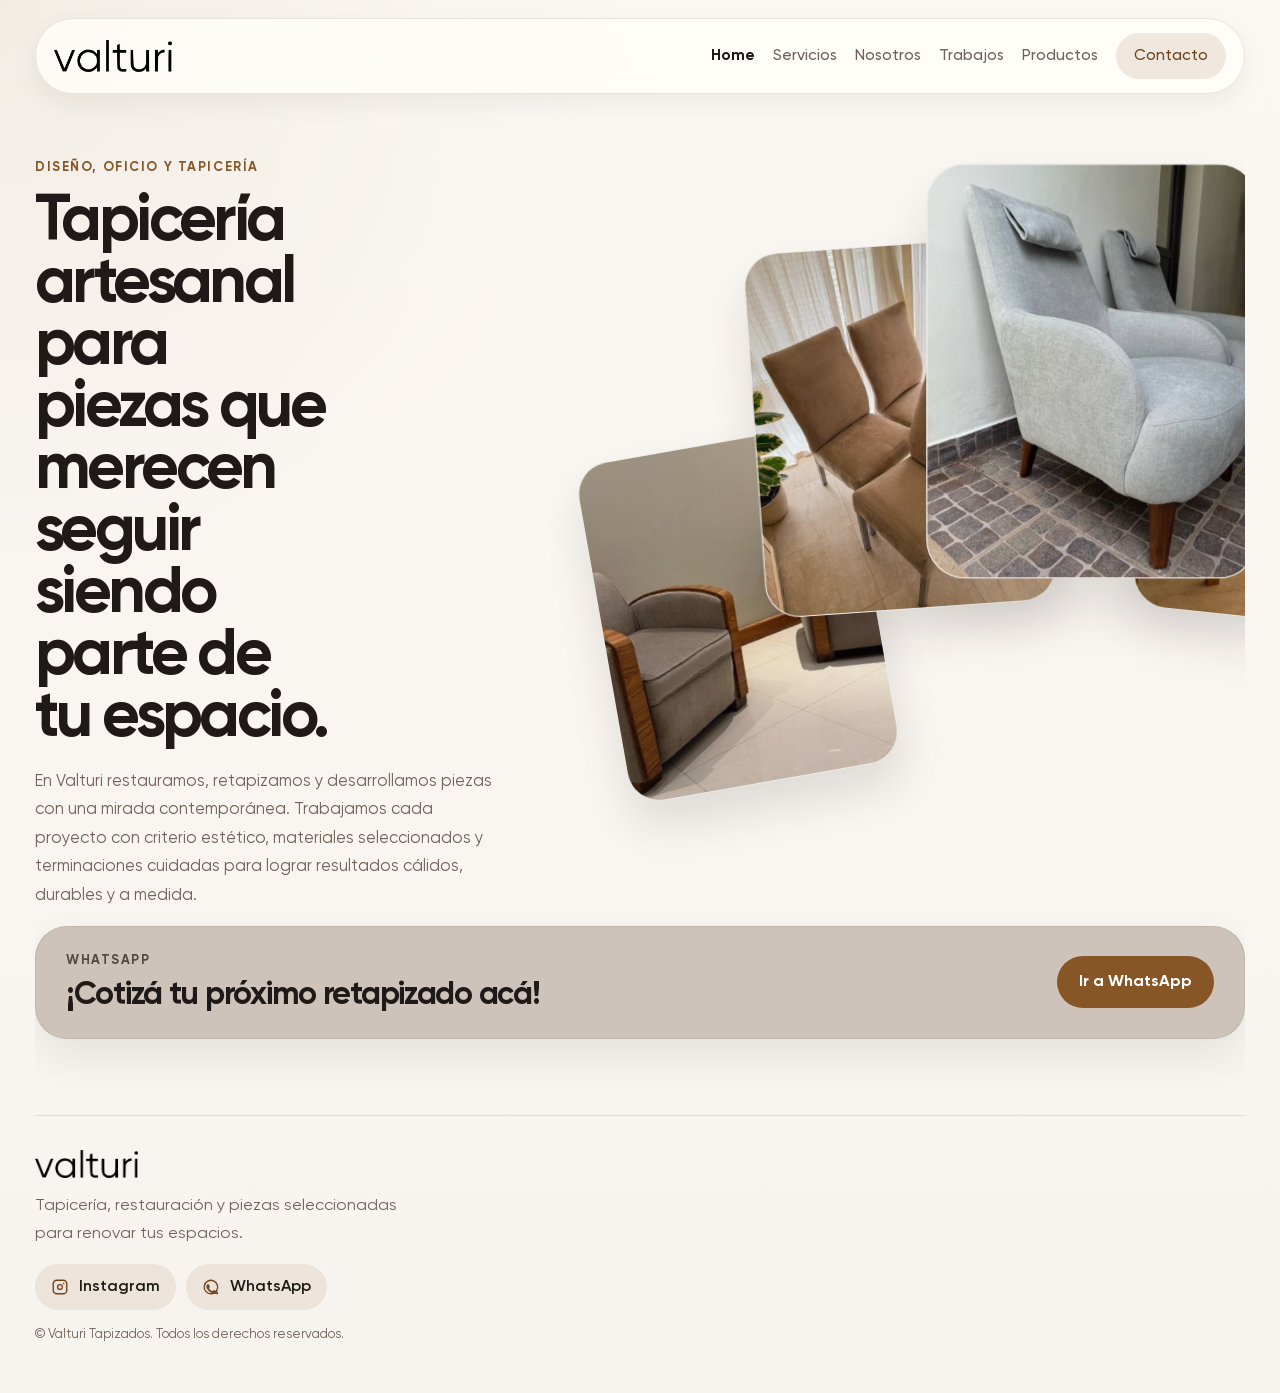
<file: index.html>
<!doctype html>
<html lang="es">
  <head>
    <meta charset="UTF-8" />
    <meta name="viewport" content="width=device-width, initial-scale=1.0" />
    <title>Valturi | Tapizados</title>
    <meta
      name="description"
      content="Valturi Tapizados: retapizados, restauración y piezas con identidad para renovar tus espacios."
    />
    <meta name="theme-color" content="#f7f3ee" />
    <link rel="icon" href="assets/favicon.svg" type="image/svg+xml" />
    <link rel="stylesheet" href="styles.css" />
  </head>
  <body data-page="home">
    <div class="site-shell">
            <header class="header">
        <a href="index.html" class="brand" aria-label="Valturi, ir al inicio"><img class="brand-logo" src="assets/logo-valturi.png" alt="Valturi" /></a>
        <button class="menu-toggle" id="menuToggle" type="button" aria-label="Abrir menú" aria-expanded="false" aria-controls="mainNav">
          <span></span>
          <span></span>
          <span></span>
        </button>
        <nav class="nav" id="mainNav">
          <a href="index.html" class="is-active">Home</a>
          <a href="servicios.html">Servicios</a>
          <a href="nosotros.html">Nosotros</a>
          <a href="trabajos.html">Trabajos</a>
          <a href="productos.html">Productos</a>
          <a href="contacto.html" class="nav-cta">Contacto</a>
        </nav>
      </header>

      <main>
        <section class="hero home-hero section" id="inicio">
          <div class="hero-copy hero-copy-minimal">
            <div class="eyebrow">Diseño, oficio y tapicería</div>
            <h1>Tapicería artesanal para piezas que merecen seguir siendo parte de tu espacio.</h1>
            <p>En Valturi restauramos, retapizamos y desarrollamos piezas con una mirada contemporánea. Trabajamos cada proyecto con criterio estético, materiales seleccionados y terminaciones cuidadas para lograr resultados cálidos, durables y a medida.</p>
          </div>

          <div class="hero-fan hero-fan-carousel is-animated" aria-label="Trabajos recientes de Valturi">
            <figure class="fan-card" data-home-card>
              <img src="assets/home-work-01.jpg" alt="Silla restaurada y retapizada por Valturi" loading="eager" />
            </figure>
            <figure class="fan-card" data-home-card>
              <img src="assets/home-work-02.jpg" alt="Sofá retapizado en tono beige" loading="lazy" />
            </figure>
            <figure class="fan-card" data-home-card>
              <img src="assets/home-work-03.jpg" alt="Juego de sillas retapizadas en tono arena" loading="lazy" />
            </figure>
            <figure class="fan-card" data-home-card>
              <img src="assets/home-work-04.jpg" alt="Par de sillones restaurados" loading="lazy" />
            </figure>
            <figure class="fan-card" data-home-card>
              <img src="assets/home-work-05.jpg" alt="Sillones tapizados en tela gris" loading="lazy" />
            </figure>
            <figure class="fan-card" data-home-card>
              <img src="assets/home-work-06.jpg" alt="Detalle de silla restaurada por Valturi" loading="lazy" />
            </figure>
          </div>
        </section>

        <section class="cta-banner-section home-banner-spacing">
          <a
            class="cta-banner"
            id="homeBannerWhatsapp"
            href="https://wa.link/ogxnv3"
            target="_blank"
            rel="noreferrer"
          >
            <span class="cta-banner-copy">
              <span class="eyebrow eyebrow-soft">WhatsApp</span>
              <strong>¡Cotizá tu próximo retapizado acá!</strong>
            </span>
            <span class="cta-banner-action">Ir a WhatsApp</span>
          </a>
        </section>
      </main>

            <footer class="footer footer-clean footer-expanded">
        <div class="footer-branding">
          <span class="brand brand-footer"><img class="brand-logo brand-logo-footer" src="assets/logo-valturi.png" alt="Valturi" /></span>
          <p>Tapicería, restauración y piezas seleccionadas para renovar tus espacios.</p>
          <div class="footer-social footer-social-clean">
            <a class="social-pill" href="https://instagram.com/valturi.tapizados" target="_blank" rel="noreferrer" aria-label="Instagram de Valturi">
              <span class="social-icon" aria-hidden="true">
                <svg viewBox="0 0 24 24" fill="none" xmlns="http://www.w3.org/2000/svg"><path d="M7.75 3h8.5A4.75 4.75 0 0 1 21 7.75v8.5A4.75 4.75 0 0 1 16.25 21h-8.5A4.75 4.75 0 0 1 3 16.25v-8.5A4.75 4.75 0 0 1 7.75 3Z" stroke="currentColor" stroke-width="1.8"/><path d="M8.75 12a3.25 3.25 0 1 0 6.5 0a3.25 3.25 0 0 0-6.5 0Z" stroke="currentColor" stroke-width="1.8"/><path d="M16.9 7.35h.02" stroke="currentColor" stroke-width="2.2" stroke-linecap="round"/></svg>
              </span>
              <span>Instagram</span>
            </a>
            <a class="social-pill" id="footerWhatsapp" href="#" aria-label="WhatsApp de Valturi">
              <span class="social-icon" aria-hidden="true">
                <svg viewBox="0 0 24 24" fill="none" xmlns="http://www.w3.org/2000/svg"><path d="M12 21a8.96 8.96 0 0 0 4.57-1.25l3.93 1.02-1.05-3.84A8.96 8.96 0 1 0 12 21Z" stroke="currentColor" stroke-width="1.8" stroke-linejoin="round"/><path d="M9.2 8.85c-.23-.5-.5-.5-.73-.51h-.62c-.22 0-.57.08-.86.4-.3.32-1.14 1.12-1.14 2.73s1.17 3.17 1.34 3.39c.17.22 2.27 3.63 5.6 4.95 2.77 1.1 3.34.88 3.94.82.6-.06 1.93-.8 2.2-1.57.27-.77.27-1.44.19-1.58-.08-.14-.3-.22-.62-.38-.33-.16-1.93-.96-2.23-1.06-.3-.1-.52-.16-.73.16-.22.32-.84 1.06-1.03 1.28-.19.22-.38.24-.7.08-.33-.16-1.38-.5-2.63-1.58-.97-.84-1.62-1.87-1.8-2.18-.19-.32-.02-.49.14-.65.14-.14.33-.36.49-.54.16-.18.22-.32.33-.54.11-.22.05-.4-.03-.56-.08-.16-.72-1.78-.99-2.43Z" fill="currentColor"/></svg>
              </span>
              <span>WhatsApp</span>
            </a>
          </div>
          <small>© Valturi Tapizados. Todos los derechos reservados.</small>
        </div>
      </footer>
    </div>

    <script src="script.js"></script>
  </body>
</html>
</file>
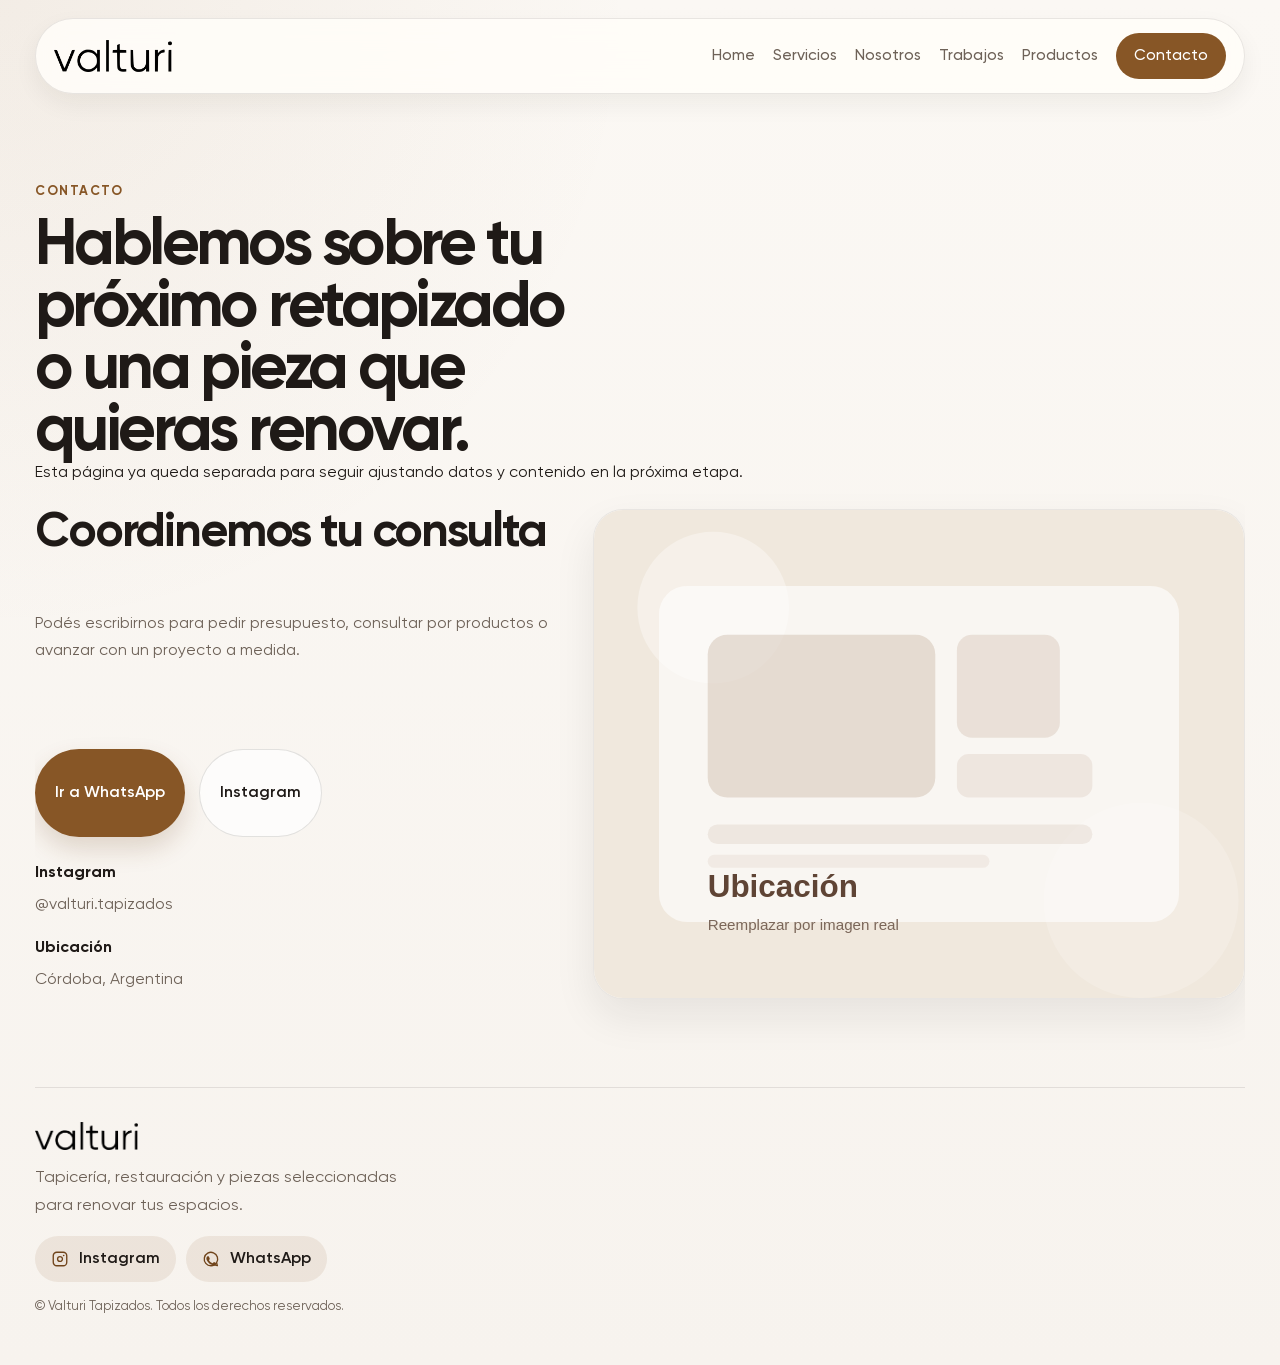
<file: contacto.html>
<!doctype html>
<html lang="es">
  <head>
    <meta charset="UTF-8" />
    <meta name="viewport" content="width=device-width, initial-scale=1.0" />
    <title>Contacto | Valturi</title>
    <meta name="description" content="Canales de contacto de Valturi Tapizados." />
    <link rel="icon" href="assets/favicon.svg" type="image/svg+xml" />
    <link rel="stylesheet" href="styles.css" />
  </head>
  <body data-page="contacto">
    <div class="site-shell">
            <header class="header">
        <a href="index.html" class="brand" aria-label="Valturi, ir al inicio"><img class="brand-logo" src="assets/logo-valturi.png" alt="Valturi" /></a>
        <button class="menu-toggle" id="menuToggle" type="button" aria-label="Abrir menú" aria-expanded="false" aria-controls="mainNav">
          <span></span>
          <span></span>
          <span></span>
        </button>
        <nav class="nav" id="mainNav">
          <a href="index.html">Home</a>
          <a href="servicios.html">Servicios</a>
          <a href="nosotros.html">Nosotros</a>
          <a href="trabajos.html">Trabajos</a>
          <a href="productos.html">Productos</a>
          <a href="contacto.html" class="nav-cta is-active">Contacto</a>
        </nav>
      </header>
      <main>
        <section class="page-hero section page-hero-compact">
          <div class="eyebrow">Contacto</div>
          <h1>Hablemos sobre tu próximo retapizado o una pieza que quieras renovar.</h1>
          <p>Esta página ya queda separada para seguir ajustando datos y contenido en la próxima etapa.</p>
        </section>
        <section class="section contact-section top-tight">
          <div class="contact-copy">
            <h2>Coordinemos tu consulta</h2>
            <p>Podés escribirnos para pedir presupuesto, consultar por productos o avanzar con un proyecto a medida.</p>
            <div class="contact-actions">
              <a class="button button-primary" id="contactWhatsapp" href="#">Ir a WhatsApp</a>
              <a class="button button-secondary" href="https://instagram.com/valturi.tapizados" target="_blank" rel="noreferrer">Instagram</a>
            </div>
            <div class="contact-list">
              <div><strong>Instagram</strong><span>@valturi.tapizados</span></div>
              <div><strong>Ubicación</strong><span>Córdoba, Argentina</span></div>
            </div>
          </div>
          <div class="contact-card card map-card"><img src="assets/map-placeholder.svg" alt="Mapa de ubicación" /></div>
        </section>
      </main>
            <footer class="footer footer-clean footer-expanded">
        <div class="footer-branding">
          <span class="brand brand-footer"><img class="brand-logo brand-logo-footer" src="assets/logo-valturi.png" alt="Valturi" /></span>
          <p>Tapicería, restauración y piezas seleccionadas para renovar tus espacios.</p>
          <div class="footer-social footer-social-clean">
            <a class="social-pill" href="https://instagram.com/valturi.tapizados" target="_blank" rel="noreferrer" aria-label="Instagram de Valturi">
              <span class="social-icon" aria-hidden="true">
                <svg viewBox="0 0 24 24" fill="none" xmlns="http://www.w3.org/2000/svg"><path d="M7.75 3h8.5A4.75 4.75 0 0 1 21 7.75v8.5A4.75 4.75 0 0 1 16.25 21h-8.5A4.75 4.75 0 0 1 3 16.25v-8.5A4.75 4.75 0 0 1 7.75 3Z" stroke="currentColor" stroke-width="1.8"/><path d="M8.75 12a3.25 3.25 0 1 0 6.5 0a3.25 3.25 0 0 0-6.5 0Z" stroke="currentColor" stroke-width="1.8"/><path d="M16.9 7.35h.02" stroke="currentColor" stroke-width="2.2" stroke-linecap="round"/></svg>
              </span>
              <span>Instagram</span>
            </a>
            <a class="social-pill" id="footerWhatsapp" href="#" aria-label="WhatsApp de Valturi">
              <span class="social-icon" aria-hidden="true">
                <svg viewBox="0 0 24 24" fill="none" xmlns="http://www.w3.org/2000/svg"><path d="M12 21a8.96 8.96 0 0 0 4.57-1.25l3.93 1.02-1.05-3.84A8.96 8.96 0 1 0 12 21Z" stroke="currentColor" stroke-width="1.8" stroke-linejoin="round"/><path d="M9.2 8.85c-.23-.5-.5-.5-.73-.51h-.62c-.22 0-.57.08-.86.4-.3.32-1.14 1.12-1.14 2.73s1.17 3.17 1.34 3.39c.17.22 2.27 3.63 5.6 4.95 2.77 1.1 3.34.88 3.94.82.6-.06 1.93-.8 2.2-1.57.27-.77.27-1.44.19-1.58-.08-.14-.3-.22-.62-.38-.33-.16-1.93-.96-2.23-1.06-.3-.1-.52-.16-.73.16-.22.32-.84 1.06-1.03 1.28-.19.22-.38.24-.7.08-.33-.16-1.38-.5-2.63-1.58-.97-.84-1.62-1.87-1.8-2.18-.19-.32-.02-.49.14-.65.14-.14.33-.36.49-.54.16-.18.22-.32.33-.54.11-.22.05-.4-.03-.56-.08-.16-.72-1.78-.99-2.43Z" fill="currentColor"/></svg>
              </span>
              <span>WhatsApp</span>
            </a>
          </div>
          <small>© Valturi Tapizados. Todos los derechos reservados.</small>
        </div>
      </footer>
    </div>
    <script src="script.js"></script>
  </body>
</html>
</file>
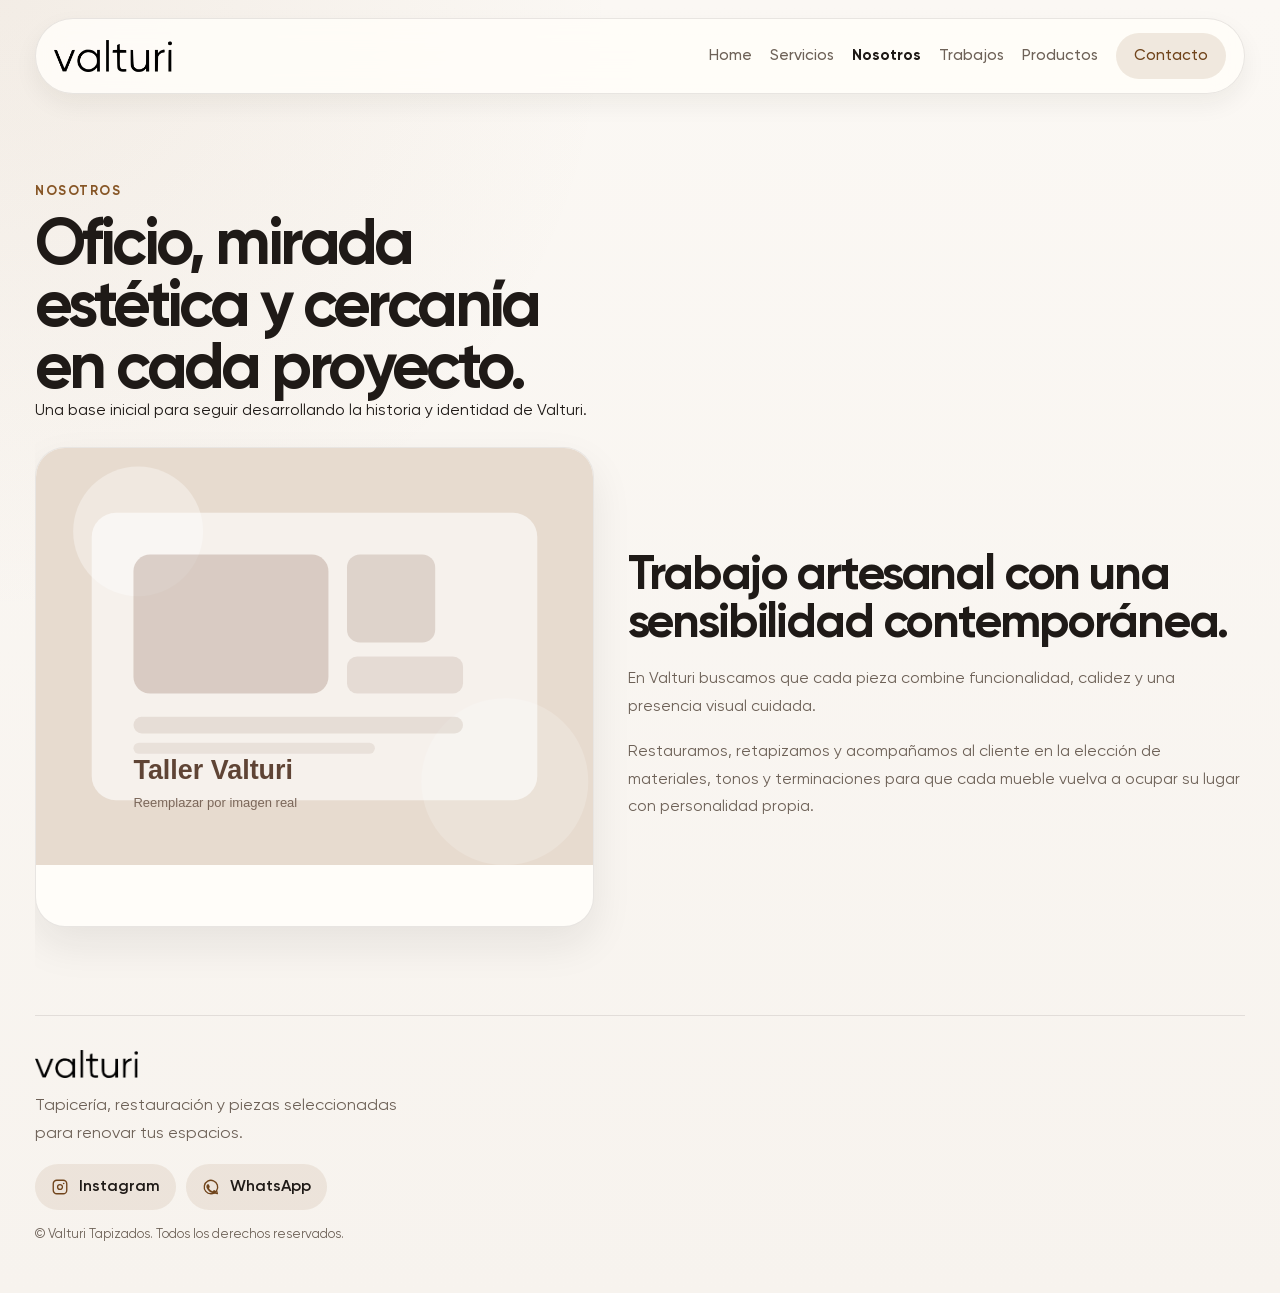
<file: nosotros.html>
<!doctype html>
<html lang="es">
  <head>
    <meta charset="UTF-8" />
    <meta name="viewport" content="width=device-width, initial-scale=1.0" />
    <title>Nosotros | Valturi</title>
    <meta name="description" content="Conocé más sobre Valturi Tapizados." />
    <link rel="icon" href="assets/favicon.svg" type="image/svg+xml" />
    <link rel="stylesheet" href="styles.css" />
  </head>
  <body data-page="nosotros">
    <div class="site-shell">
            <header class="header">
        <a href="index.html" class="brand" aria-label="Valturi, ir al inicio"><img class="brand-logo" src="assets/logo-valturi.png" alt="Valturi" /></a>
        <button class="menu-toggle" id="menuToggle" type="button" aria-label="Abrir menú" aria-expanded="false" aria-controls="mainNav">
          <span></span>
          <span></span>
          <span></span>
        </button>
        <nav class="nav" id="mainNav">
          <a href="index.html">Home</a>
          <a href="servicios.html">Servicios</a>
          <a href="nosotros.html" class="is-active">Nosotros</a>
          <a href="trabajos.html">Trabajos</a>
          <a href="productos.html">Productos</a>
          <a href="contacto.html" class="nav-cta">Contacto</a>
        </nav>
      </header>
      <main>
        <section class="page-hero section page-hero-compact">
          <div class="eyebrow">Nosotros</div>
          <h1>Oficio, mirada estética y cercanía en cada proyecto.</h1>
          <p>Una base inicial para seguir desarrollando la historia y identidad de Valturi.</p>
        </section>
        <section class="section split-section top-tight">
          <div class="split-media card"><img src="assets/about-workshop.svg" alt="Taller Valturi" /></div>
          <div class="split-copy">
            <h2>Trabajo artesanal con una sensibilidad contemporánea.</h2>
            <p>En Valturi buscamos que cada pieza combine funcionalidad, calidez y una presencia visual cuidada.</p>
            <p>Restauramos, retapizamos y acompañamos al cliente en la elección de materiales, tonos y terminaciones para que cada mueble vuelva a ocupar su lugar con personalidad propia.</p>
          </div>
        </section>
      </main>
            <footer class="footer footer-clean footer-expanded">
        <div class="footer-branding">
          <span class="brand brand-footer"><img class="brand-logo brand-logo-footer" src="assets/logo-valturi.png" alt="Valturi" /></span>
          <p>Tapicería, restauración y piezas seleccionadas para renovar tus espacios.</p>
          <div class="footer-social footer-social-clean">
            <a class="social-pill" href="https://instagram.com/valturi.tapizados" target="_blank" rel="noreferrer" aria-label="Instagram de Valturi">
              <span class="social-icon" aria-hidden="true">
                <svg viewBox="0 0 24 24" fill="none" xmlns="http://www.w3.org/2000/svg"><path d="M7.75 3h8.5A4.75 4.75 0 0 1 21 7.75v8.5A4.75 4.75 0 0 1 16.25 21h-8.5A4.75 4.75 0 0 1 3 16.25v-8.5A4.75 4.75 0 0 1 7.75 3Z" stroke="currentColor" stroke-width="1.8"/><path d="M8.75 12a3.25 3.25 0 1 0 6.5 0a3.25 3.25 0 0 0-6.5 0Z" stroke="currentColor" stroke-width="1.8"/><path d="M16.9 7.35h.02" stroke="currentColor" stroke-width="2.2" stroke-linecap="round"/></svg>
              </span>
              <span>Instagram</span>
            </a>
            <a class="social-pill" id="footerWhatsapp" href="#" aria-label="WhatsApp de Valturi">
              <span class="social-icon" aria-hidden="true">
                <svg viewBox="0 0 24 24" fill="none" xmlns="http://www.w3.org/2000/svg"><path d="M12 21a8.96 8.96 0 0 0 4.57-1.25l3.93 1.02-1.05-3.84A8.96 8.96 0 1 0 12 21Z" stroke="currentColor" stroke-width="1.8" stroke-linejoin="round"/><path d="M9.2 8.85c-.23-.5-.5-.5-.73-.51h-.62c-.22 0-.57.08-.86.4-.3.32-1.14 1.12-1.14 2.73s1.17 3.17 1.34 3.39c.17.22 2.27 3.63 5.6 4.95 2.77 1.1 3.34.88 3.94.82.6-.06 1.93-.8 2.2-1.57.27-.77.27-1.44.19-1.58-.08-.14-.3-.22-.62-.38-.33-.16-1.93-.96-2.23-1.06-.3-.1-.52-.16-.73.16-.22.32-.84 1.06-1.03 1.28-.19.22-.38.24-.7.08-.33-.16-1.38-.5-2.63-1.58-.97-.84-1.62-1.87-1.8-2.18-.19-.32-.02-.49.14-.65.14-.14.33-.36.49-.54.16-.18.22-.32.33-.54.11-.22.05-.4-.03-.56-.08-.16-.72-1.78-.99-2.43Z" fill="currentColor"/></svg>
              </span>
              <span>WhatsApp</span>
            </a>
          </div>
          <small>© Valturi Tapizados. Todos los derechos reservados.</small>
        </div>
      </footer>
    </div>
    <script src="script.js"></script>
  </body>
</html>
</file>
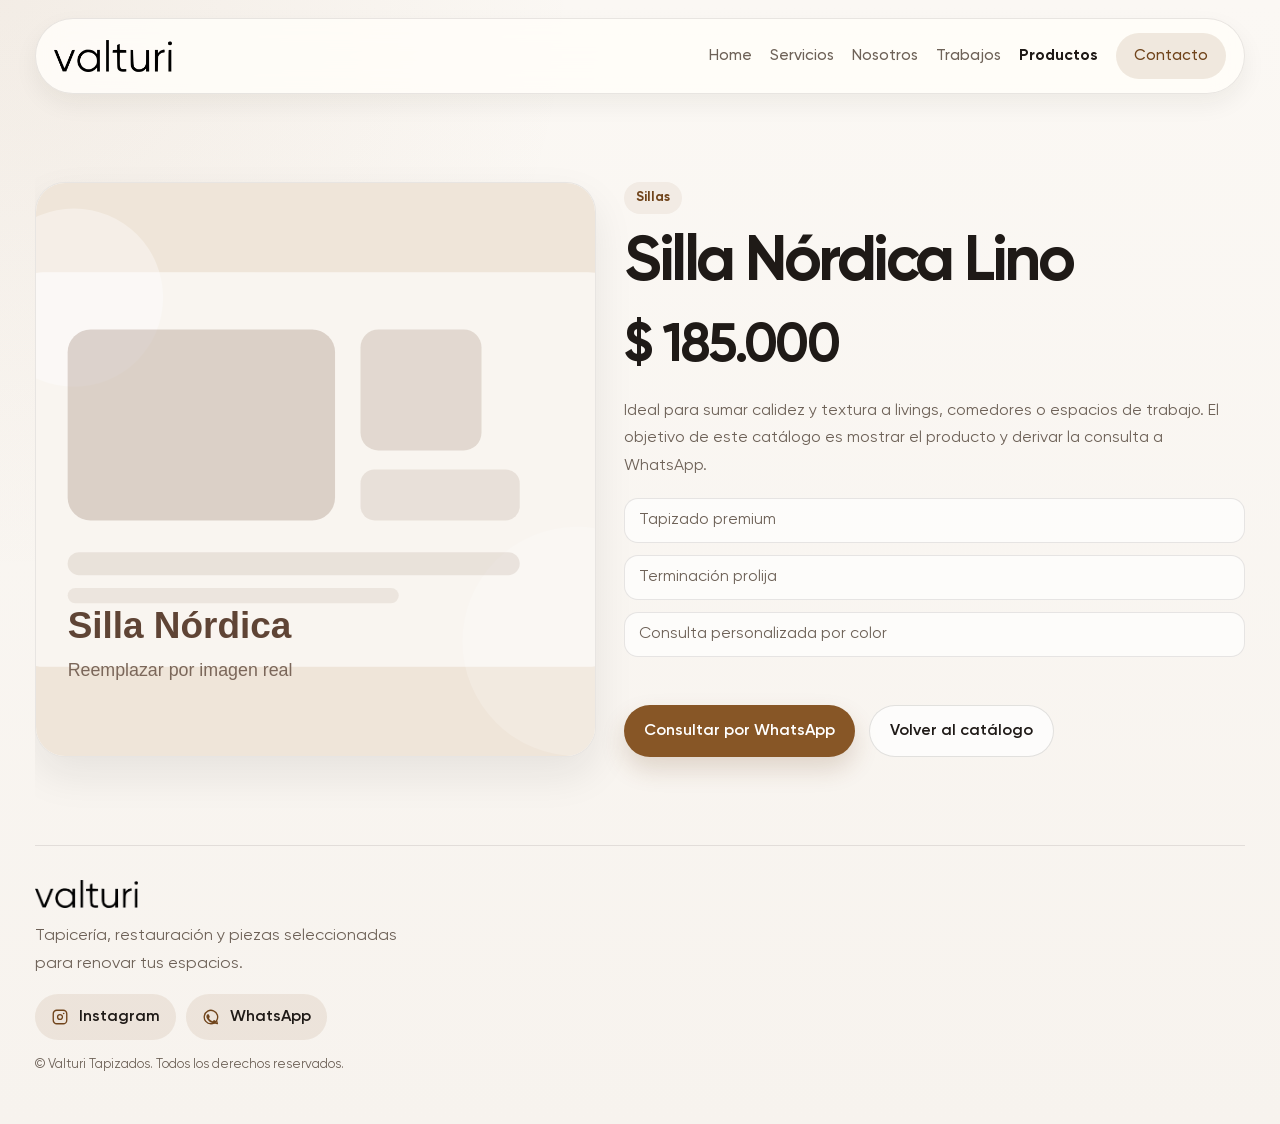
<file: producto.html>
<!doctype html>
<html lang="es">
  <head>
    <meta charset="UTF-8" />
    <meta name="viewport" content="width=device-width, initial-scale=1.0" />
    <title>Producto | Valturi</title>
    <meta name="description" content="Detalle de producto Valturi con consulta directa por WhatsApp." />
    <link rel="icon" href="assets/favicon.svg" type="image/svg+xml" />
    <link rel="stylesheet" href="styles.css" />
  </head>
  <body class="product-page-shell" data-page="productos">
    <div class="site-shell">
            <header class="header">
        <a href="index.html" class="brand" aria-label="Valturi, ir al inicio"><img class="brand-logo" src="assets/logo-valturi.png" alt="Valturi" /></a>
        <button class="menu-toggle" id="menuToggle" type="button" aria-label="Abrir menú" aria-expanded="false" aria-controls="mainNav">
          <span></span>
          <span></span>
          <span></span>
        </button>
        <nav class="nav" id="mainNav">
          <a href="index.html">Home</a>
          <a href="servicios.html">Servicios</a>
          <a href="nosotros.html">Nosotros</a>
          <a href="trabajos.html">Trabajos</a>
          <a href="productos.html" class="is-active">Productos</a>
          <a href="contacto.html" class="nav-cta">Contacto</a>
        </nav>
      </header>

      <main class="product-detail section">
        <div id="productDetail"></div>
      </main>

            <footer class="footer footer-clean footer-expanded">
        <div class="footer-branding">
          <span class="brand brand-footer"><img class="brand-logo brand-logo-footer" src="assets/logo-valturi.png" alt="Valturi" /></span>
          <p>Tapicería, restauración y piezas seleccionadas para renovar tus espacios.</p>
          <div class="footer-social footer-social-clean">
            <a class="social-pill" href="https://instagram.com/valturi.tapizados" target="_blank" rel="noreferrer" aria-label="Instagram de Valturi">
              <span class="social-icon" aria-hidden="true">
                <svg viewBox="0 0 24 24" fill="none" xmlns="http://www.w3.org/2000/svg"><path d="M7.75 3h8.5A4.75 4.75 0 0 1 21 7.75v8.5A4.75 4.75 0 0 1 16.25 21h-8.5A4.75 4.75 0 0 1 3 16.25v-8.5A4.75 4.75 0 0 1 7.75 3Z" stroke="currentColor" stroke-width="1.8"/><path d="M8.75 12a3.25 3.25 0 1 0 6.5 0a3.25 3.25 0 0 0-6.5 0Z" stroke="currentColor" stroke-width="1.8"/><path d="M16.9 7.35h.02" stroke="currentColor" stroke-width="2.2" stroke-linecap="round"/></svg>
              </span>
              <span>Instagram</span>
            </a>
            <a class="social-pill" id="footerWhatsapp" href="#" aria-label="WhatsApp de Valturi">
              <span class="social-icon" aria-hidden="true">
                <svg viewBox="0 0 24 24" fill="none" xmlns="http://www.w3.org/2000/svg"><path d="M12 21a8.96 8.96 0 0 0 4.57-1.25l3.93 1.02-1.05-3.84A8.96 8.96 0 1 0 12 21Z" stroke="currentColor" stroke-width="1.8" stroke-linejoin="round"/><path d="M9.2 8.85c-.23-.5-.5-.5-.73-.51h-.62c-.22 0-.57.08-.86.4-.3.32-1.14 1.12-1.14 2.73s1.17 3.17 1.34 3.39c.17.22 2.27 3.63 5.6 4.95 2.77 1.1 3.34.88 3.94.82.6-.06 1.93-.8 2.2-1.57.27-.77.27-1.44.19-1.58-.08-.14-.3-.22-.62-.38-.33-.16-1.93-.96-2.23-1.06-.3-.1-.52-.16-.73.16-.22.32-.84 1.06-1.03 1.28-.19.22-.38.24-.7.08-.33-.16-1.38-.5-2.63-1.58-.97-.84-1.62-1.87-1.8-2.18-.19-.32-.02-.49.14-.65.14-.14.33-.36.49-.54.16-.18.22-.32.33-.54.11-.22.05-.4-.03-.56-.08-.16-.72-1.78-.99-2.43Z" fill="currentColor"/></svg>
              </span>
              <span>WhatsApp</span>
            </a>
          </div>
          <small>© Valturi Tapizados. Todos los derechos reservados.</small>
        </div>
      </footer>
    </div>

    <script src="script.js"></script>
  </body>
</html>
</file>
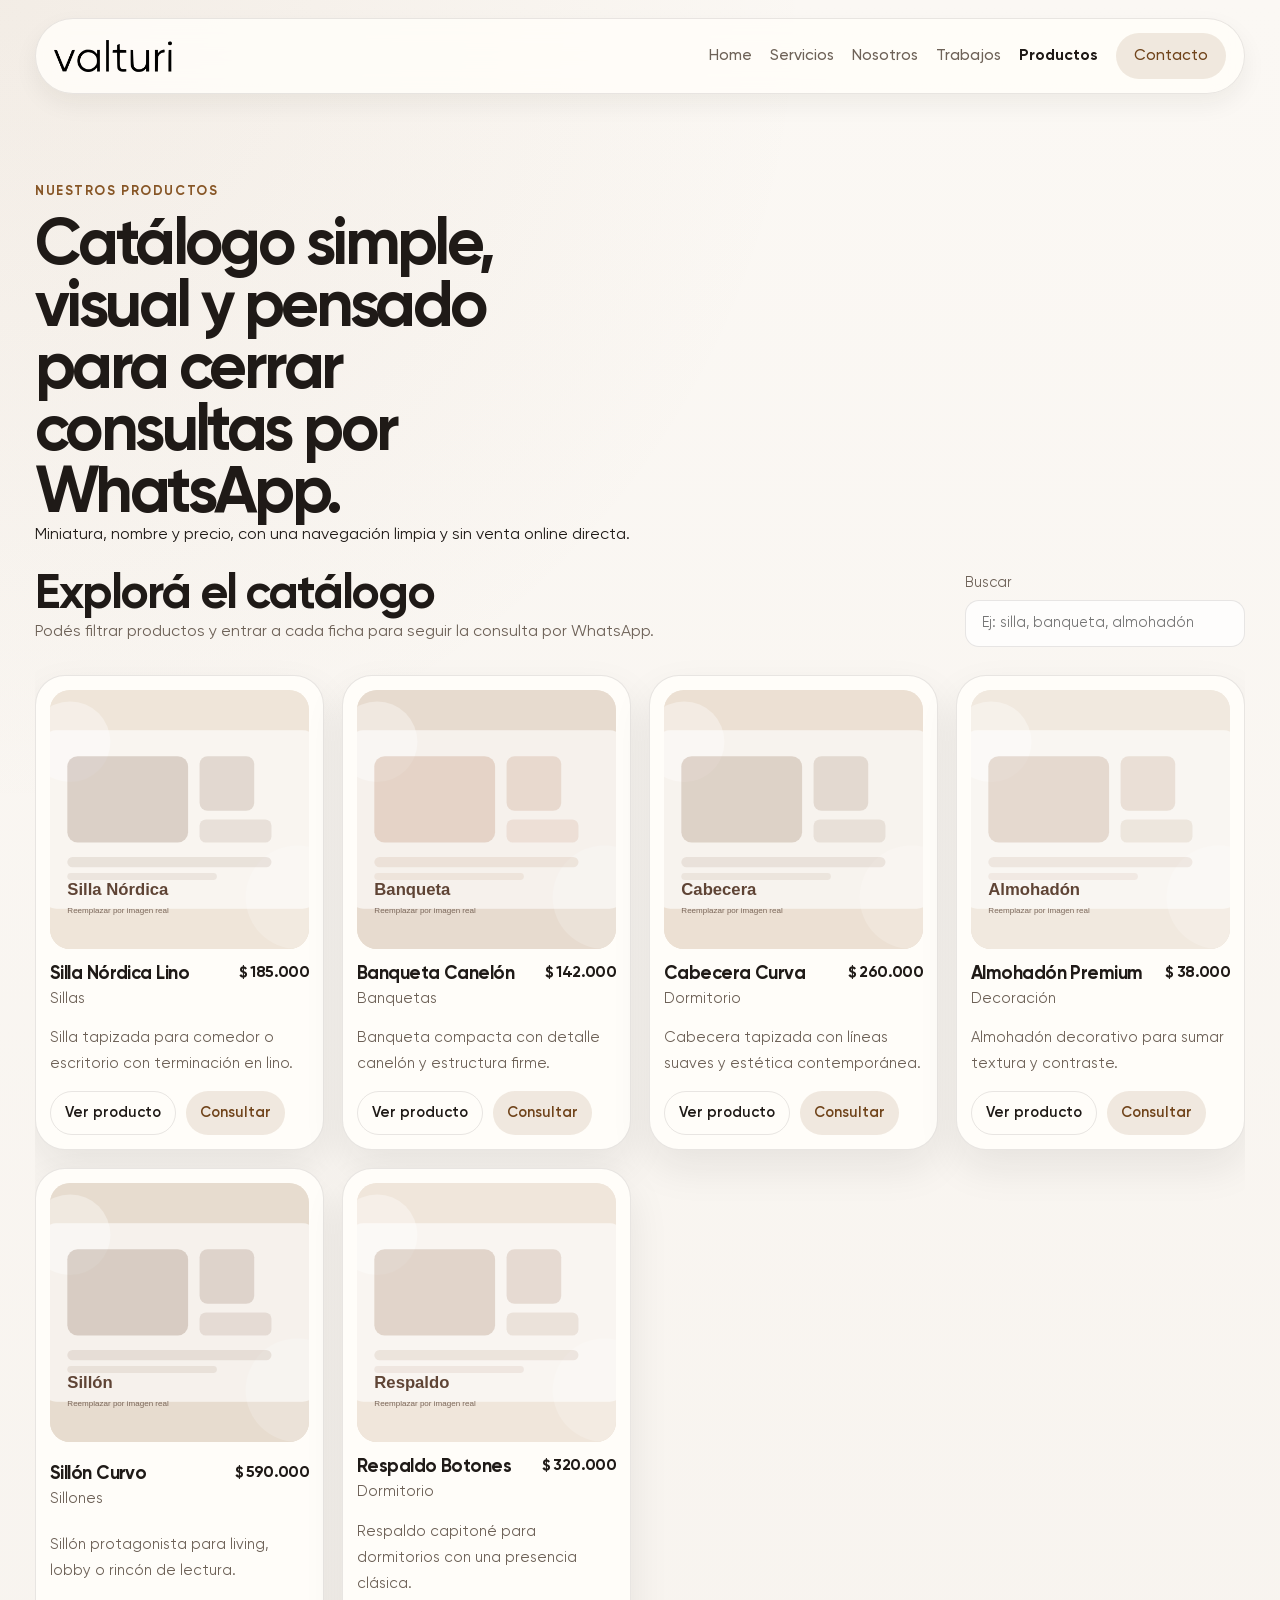
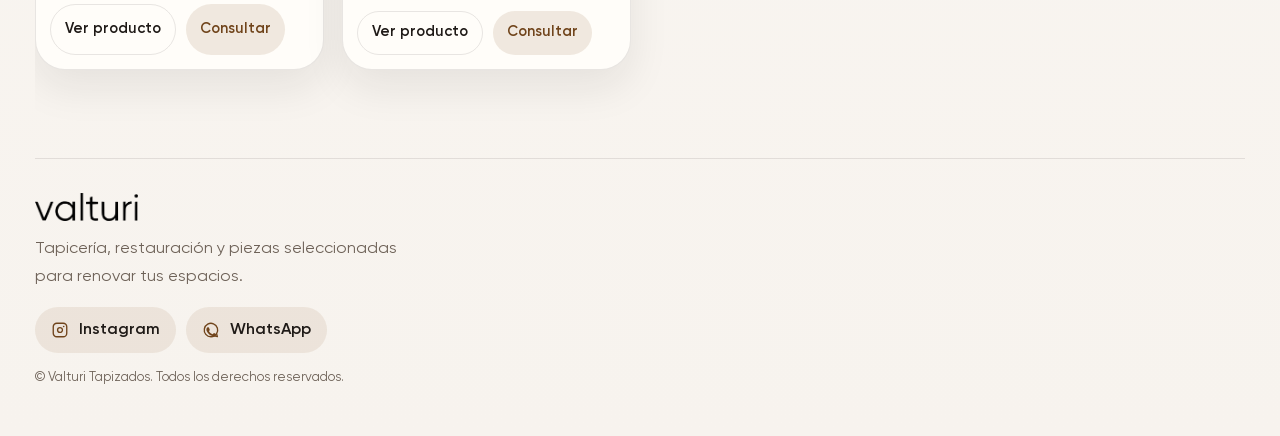
<file: productos.html>
<!doctype html>
<html lang="es">
  <head>
    <meta charset="UTF-8" />
    <meta name="viewport" content="width=device-width, initial-scale=1.0" />
    <title>Productos | Valturi</title>
    <meta name="description" content="Catálogo de productos de Valturi para consultar por WhatsApp." />
    <link rel="icon" href="assets/favicon.svg" type="image/svg+xml" />
    <link rel="stylesheet" href="styles.css" />
  </head>
  <body data-page="productos">
    <div class="site-shell">
            <header class="header">
        <a href="index.html" class="brand" aria-label="Valturi, ir al inicio"><img class="brand-logo" src="assets/logo-valturi.png" alt="Valturi" /></a>
        <button class="menu-toggle" id="menuToggle" type="button" aria-label="Abrir menú" aria-expanded="false" aria-controls="mainNav">
          <span></span>
          <span></span>
          <span></span>
        </button>
        <nav class="nav" id="mainNav">
          <a href="index.html">Home</a>
          <a href="servicios.html">Servicios</a>
          <a href="nosotros.html">Nosotros</a>
          <a href="trabajos.html">Trabajos</a>
          <a href="productos.html" class="is-active">Productos</a>
          <a href="contacto.html" class="nav-cta">Contacto</a>
        </nav>
      </header>
      <main>
        <section class="page-hero section page-hero-compact">
          <div class="eyebrow">Nuestros productos</div>
          <h1>Catálogo simple, visual y pensado para cerrar consultas por WhatsApp.</h1>
          <p>Miniatura, nombre y precio, con una navegación limpia y sin venta online directa.</p>
        </section>
        <section class="section top-tight">
          <div class="section-heading section-heading-inline">
            <div>
              <h2>Explorá el catálogo</h2>
              <p>Podés filtrar productos y entrar a cada ficha para seguir la consulta por WhatsApp.</p>
            </div>
            <div class="catalog-actions">
              <label class="catalog-search">
                <span>Buscar</span>
                <input type="search" id="searchInput" placeholder="Ej: silla, banqueta, almohadón" />
              </label>
            </div>
          </div>
          <div class="product-grid" id="productGrid"></div>
        </section>
      </main>
            <footer class="footer footer-clean footer-expanded">
        <div class="footer-branding">
          <span class="brand brand-footer"><img class="brand-logo brand-logo-footer" src="assets/logo-valturi.png" alt="Valturi" /></span>
          <p>Tapicería, restauración y piezas seleccionadas para renovar tus espacios.</p>
          <div class="footer-social footer-social-clean">
            <a class="social-pill" href="https://instagram.com/valturi.tapizados" target="_blank" rel="noreferrer" aria-label="Instagram de Valturi">
              <span class="social-icon" aria-hidden="true">
                <svg viewBox="0 0 24 24" fill="none" xmlns="http://www.w3.org/2000/svg"><path d="M7.75 3h8.5A4.75 4.75 0 0 1 21 7.75v8.5A4.75 4.75 0 0 1 16.25 21h-8.5A4.75 4.75 0 0 1 3 16.25v-8.5A4.75 4.75 0 0 1 7.75 3Z" stroke="currentColor" stroke-width="1.8"/><path d="M8.75 12a3.25 3.25 0 1 0 6.5 0a3.25 3.25 0 0 0-6.5 0Z" stroke="currentColor" stroke-width="1.8"/><path d="M16.9 7.35h.02" stroke="currentColor" stroke-width="2.2" stroke-linecap="round"/></svg>
              </span>
              <span>Instagram</span>
            </a>
            <a class="social-pill" id="footerWhatsapp" href="#" aria-label="WhatsApp de Valturi">
              <span class="social-icon" aria-hidden="true">
                <svg viewBox="0 0 24 24" fill="none" xmlns="http://www.w3.org/2000/svg"><path d="M12 21a8.96 8.96 0 0 0 4.57-1.25l3.93 1.02-1.05-3.84A8.96 8.96 0 1 0 12 21Z" stroke="currentColor" stroke-width="1.8" stroke-linejoin="round"/><path d="M9.2 8.85c-.23-.5-.5-.5-.73-.51h-.62c-.22 0-.57.08-.86.4-.3.32-1.14 1.12-1.14 2.73s1.17 3.17 1.34 3.39c.17.22 2.27 3.63 5.6 4.95 2.77 1.1 3.34.88 3.94.82.6-.06 1.93-.8 2.2-1.57.27-.77.27-1.44.19-1.58-.08-.14-.3-.22-.62-.38-.33-.16-1.93-.96-2.23-1.06-.3-.1-.52-.16-.73.16-.22.32-.84 1.06-1.03 1.28-.19.22-.38.24-.7.08-.33-.16-1.38-.5-2.63-1.58-.97-.84-1.62-1.87-1.8-2.18-.19-.32-.02-.49.14-.65.14-.14.33-.36.49-.54.16-.18.22-.32.33-.54.11-.22.05-.4-.03-.56-.08-.16-.72-1.78-.99-2.43Z" fill="currentColor"/></svg>
              </span>
              <span>WhatsApp</span>
            </a>
          </div>
          <small>© Valturi Tapizados. Todos los derechos reservados.</small>
        </div>
      </footer>
    </div>
    <script src="script.js"></script>
  </body>
</html>
</file>
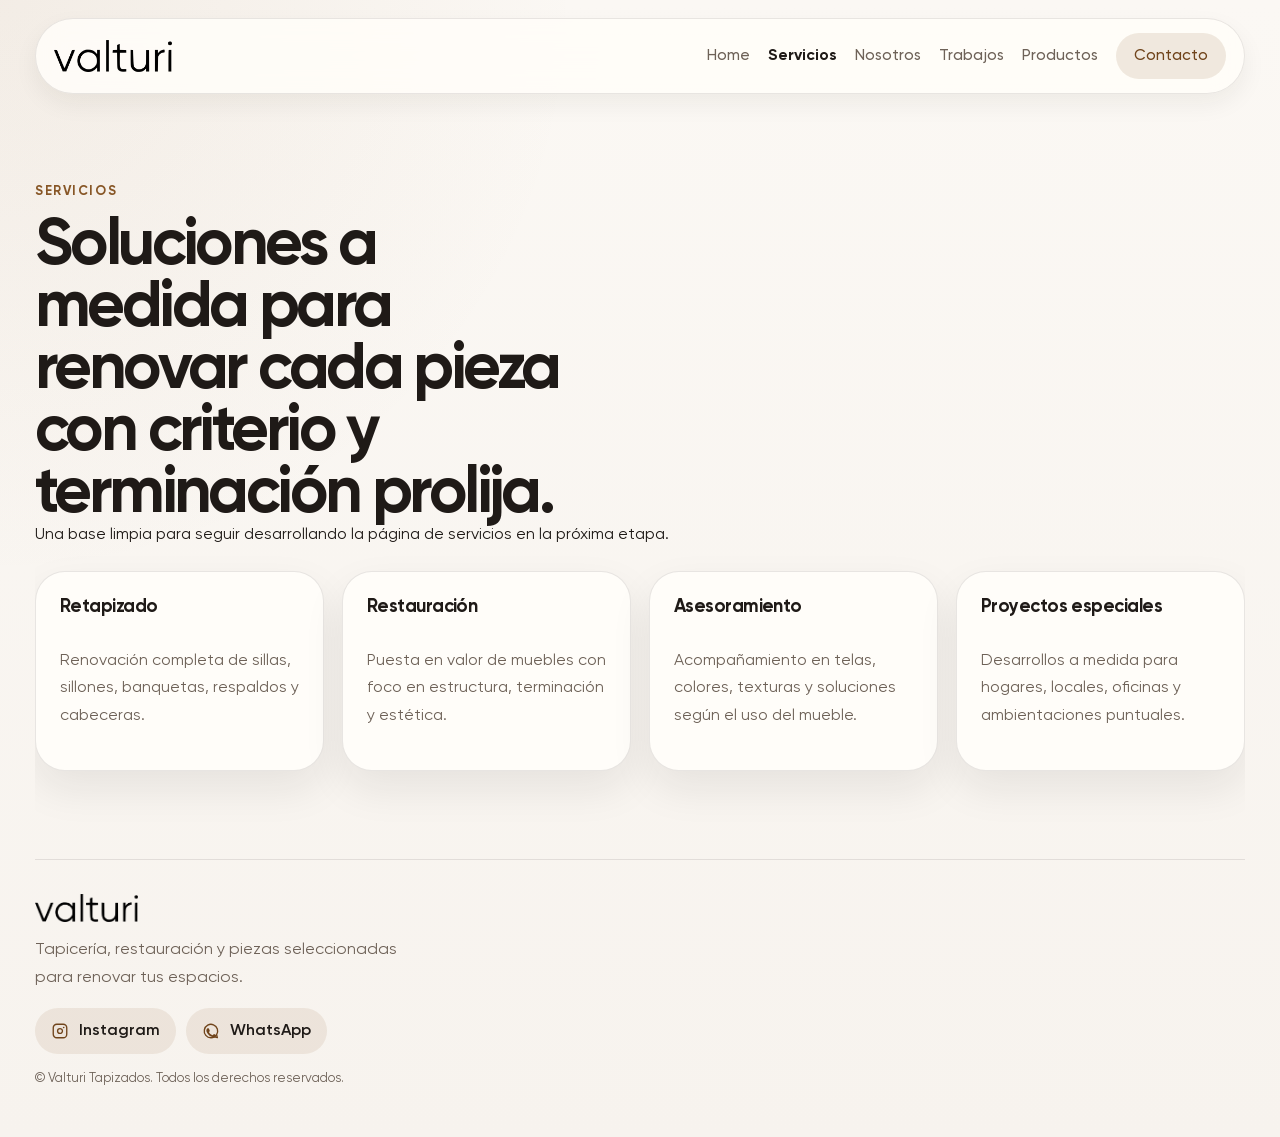
<file: servicios.html>
<!doctype html>
<html lang="es">
  <head>
    <meta charset="UTF-8" />
    <meta name="viewport" content="width=device-width, initial-scale=1.0" />
    <title>Servicios | Valturi</title>
    <meta name="description" content="Servicios de retapizado, restauración y asesoramiento de Valturi." />
    <link rel="icon" href="assets/favicon.svg" type="image/svg+xml" />
    <link rel="stylesheet" href="styles.css" />
  </head>
  <body data-page="servicios">
    <div class="site-shell">
            <header class="header">
        <a href="index.html" class="brand" aria-label="Valturi, ir al inicio"><img class="brand-logo" src="assets/logo-valturi.png" alt="Valturi" /></a>
        <button class="menu-toggle" id="menuToggle" type="button" aria-label="Abrir menú" aria-expanded="false" aria-controls="mainNav">
          <span></span>
          <span></span>
          <span></span>
        </button>
        <nav class="nav" id="mainNav">
          <a href="index.html">Home</a>
          <a href="servicios.html" class="is-active">Servicios</a>
          <a href="nosotros.html">Nosotros</a>
          <a href="trabajos.html">Trabajos</a>
          <a href="productos.html">Productos</a>
          <a href="contacto.html" class="nav-cta">Contacto</a>
        </nav>
      </header>
      <main>
        <section class="page-hero section page-hero-compact">
          <div class="eyebrow">Servicios</div>
          <h1>Soluciones a medida para renovar cada pieza con criterio y terminación prolija.</h1>
          <p>Una base limpia para seguir desarrollando la página de servicios en la próxima etapa.</p>
        </section>
        <section class="section top-tight">
          <div class="service-grid">
            <article class="service-card card"><h3>Retapizado</h3><p>Renovación completa de sillas, sillones, banquetas, respaldos y cabeceras.</p></article>
            <article class="service-card card"><h3>Restauración</h3><p>Puesta en valor de muebles con foco en estructura, terminación y estética.</p></article>
            <article class="service-card card"><h3>Asesoramiento</h3><p>Acompañamiento en telas, colores, texturas y soluciones según el uso del mueble.</p></article>
            <article class="service-card card"><h3>Proyectos especiales</h3><p>Desarrollos a medida para hogares, locales, oficinas y ambientaciones puntuales.</p></article>
          </div>
        </section>
      </main>
            <footer class="footer footer-clean footer-expanded">
        <div class="footer-branding">
          <span class="brand brand-footer"><img class="brand-logo brand-logo-footer" src="assets/logo-valturi.png" alt="Valturi" /></span>
          <p>Tapicería, restauración y piezas seleccionadas para renovar tus espacios.</p>
          <div class="footer-social footer-social-clean">
            <a class="social-pill" href="https://instagram.com/valturi.tapizados" target="_blank" rel="noreferrer" aria-label="Instagram de Valturi">
              <span class="social-icon" aria-hidden="true">
                <svg viewBox="0 0 24 24" fill="none" xmlns="http://www.w3.org/2000/svg"><path d="M7.75 3h8.5A4.75 4.75 0 0 1 21 7.75v8.5A4.75 4.75 0 0 1 16.25 21h-8.5A4.75 4.75 0 0 1 3 16.25v-8.5A4.75 4.75 0 0 1 7.75 3Z" stroke="currentColor" stroke-width="1.8"/><path d="M8.75 12a3.25 3.25 0 1 0 6.5 0a3.25 3.25 0 0 0-6.5 0Z" stroke="currentColor" stroke-width="1.8"/><path d="M16.9 7.35h.02" stroke="currentColor" stroke-width="2.2" stroke-linecap="round"/></svg>
              </span>
              <span>Instagram</span>
            </a>
            <a class="social-pill" id="footerWhatsapp" href="#" aria-label="WhatsApp de Valturi">
              <span class="social-icon" aria-hidden="true">
                <svg viewBox="0 0 24 24" fill="none" xmlns="http://www.w3.org/2000/svg"><path d="M12 21a8.96 8.96 0 0 0 4.57-1.25l3.93 1.02-1.05-3.84A8.96 8.96 0 1 0 12 21Z" stroke="currentColor" stroke-width="1.8" stroke-linejoin="round"/><path d="M9.2 8.85c-.23-.5-.5-.5-.73-.51h-.62c-.22 0-.57.08-.86.4-.3.32-1.14 1.12-1.14 2.73s1.17 3.17 1.34 3.39c.17.22 2.27 3.63 5.6 4.95 2.77 1.1 3.34.88 3.94.82.6-.06 1.93-.8 2.2-1.57.27-.77.27-1.44.19-1.58-.08-.14-.3-.22-.62-.38-.33-.16-1.93-.96-2.23-1.06-.3-.1-.52-.16-.73.16-.22.32-.84 1.06-1.03 1.28-.19.22-.38.24-.7.08-.33-.16-1.38-.5-2.63-1.58-.97-.84-1.62-1.87-1.8-2.18-.19-.32-.02-.49.14-.65.14-.14.33-.36.49-.54.16-.18.22-.32.33-.54.11-.22.05-.4-.03-.56-.08-.16-.72-1.78-.99-2.43Z" fill="currentColor"/></svg>
              </span>
              <span>WhatsApp</span>
            </a>
          </div>
          <small>© Valturi Tapizados. Todos los derechos reservados.</small>
        </div>
      </footer>
    </div>
    <script src="script.js"></script>
  </body>
</html>
</file>
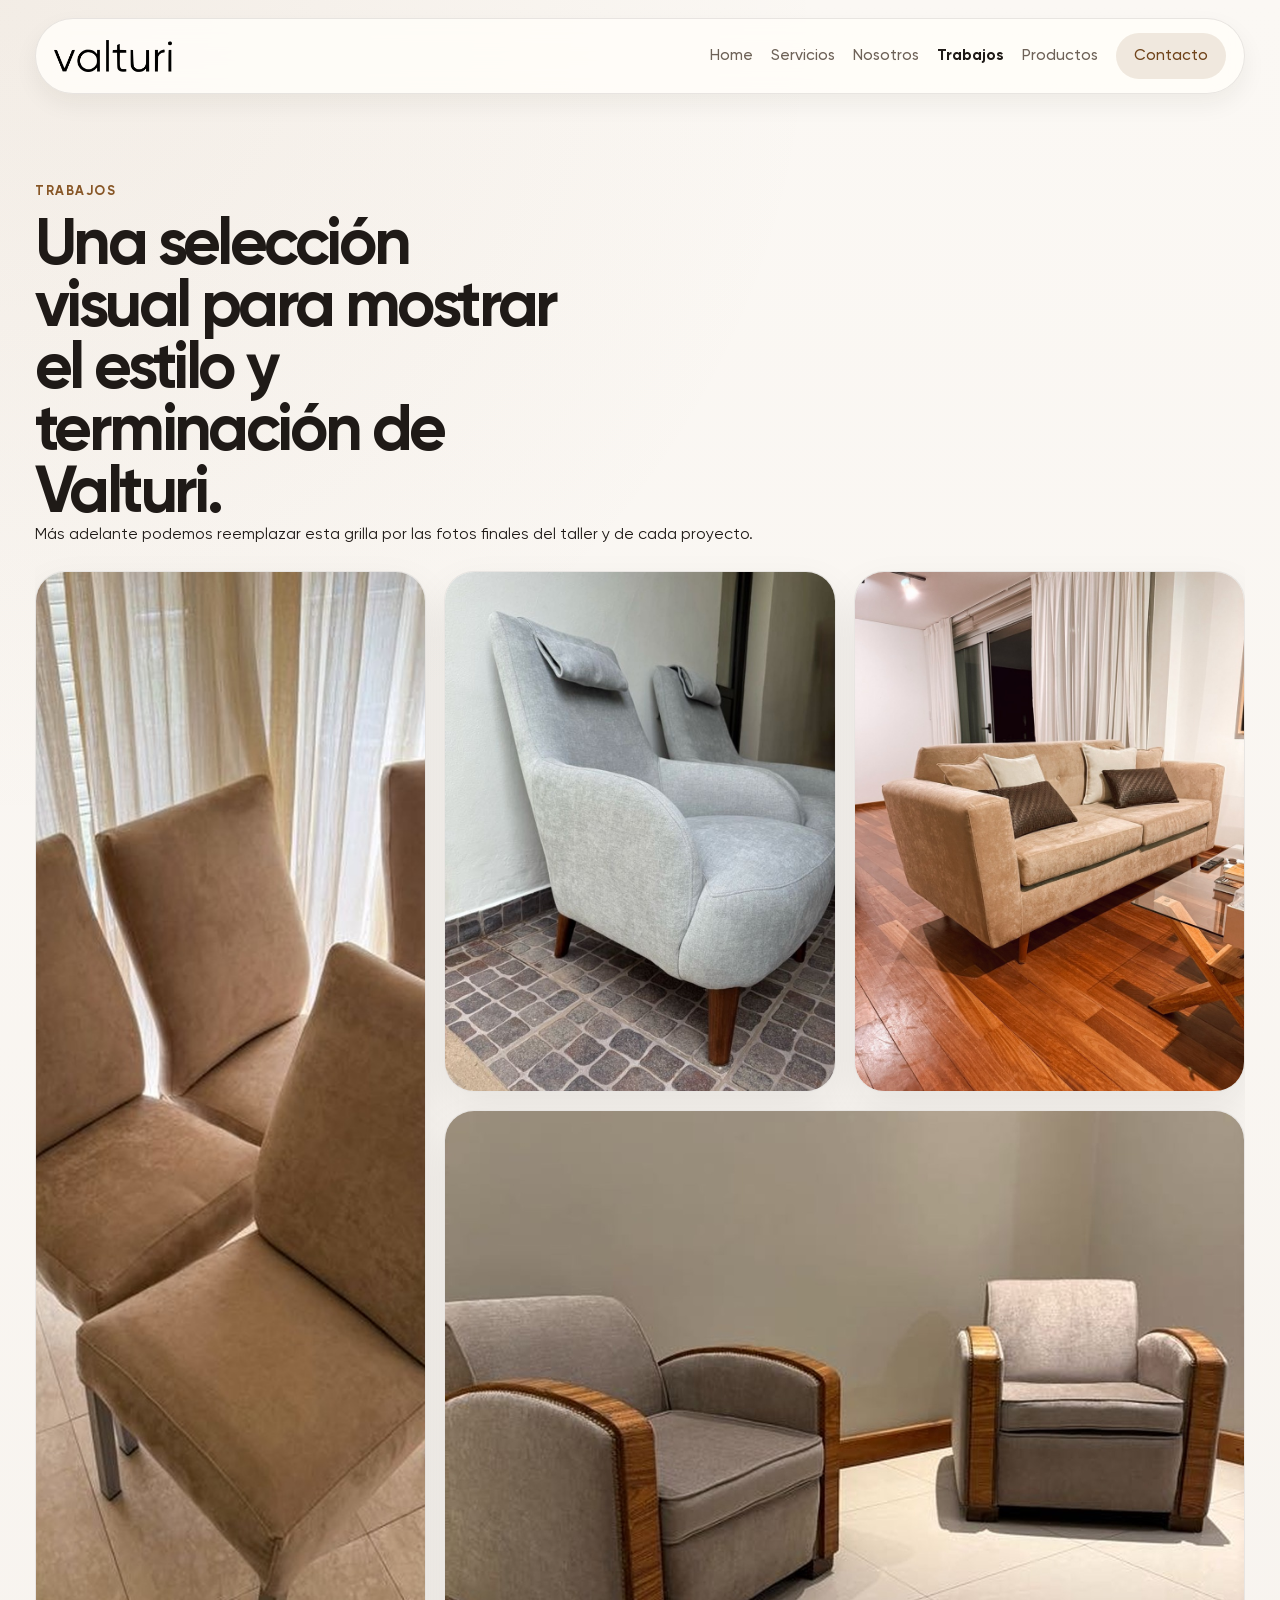
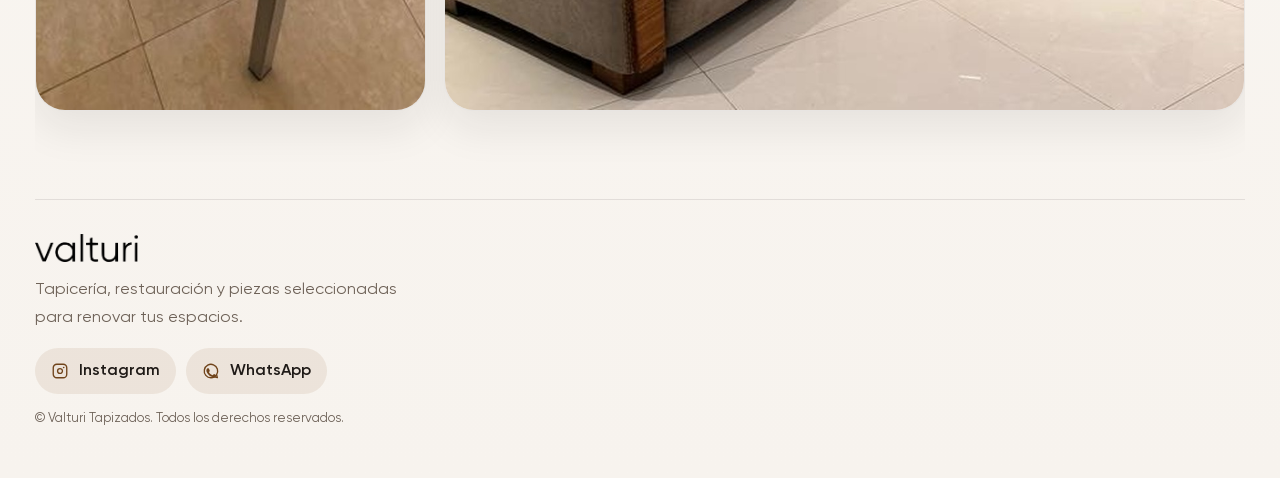
<file: trabajos.html>
<!doctype html>
<html lang="es">
  <head>
    <meta charset="UTF-8" />
    <meta name="viewport" content="width=device-width, initial-scale=1.0" />
    <title>Trabajos | Valturi</title>
    <meta name="description" content="Galería de trabajos de Valturi Tapizados." />
    <link rel="icon" href="assets/favicon.svg" type="image/svg+xml" />
    <link rel="stylesheet" href="styles.css" />
  </head>
  <body data-page="trabajos">
    <div class="site-shell">
            <header class="header">
        <a href="index.html" class="brand" aria-label="Valturi, ir al inicio"><img class="brand-logo" src="assets/logo-valturi.png" alt="Valturi" /></a>
        <button class="menu-toggle" id="menuToggle" type="button" aria-label="Abrir menú" aria-expanded="false" aria-controls="mainNav">
          <span></span>
          <span></span>
          <span></span>
        </button>
        <nav class="nav" id="mainNav">
          <a href="index.html">Home</a>
          <a href="servicios.html">Servicios</a>
          <a href="nosotros.html">Nosotros</a>
          <a href="trabajos.html" class="is-active">Trabajos</a>
          <a href="productos.html">Productos</a>
          <a href="contacto.html" class="nav-cta">Contacto</a>
        </nav>
      </header>
      <main>
        <section class="page-hero section page-hero-compact">
          <div class="eyebrow">Trabajos</div>
          <h1>Una selección visual para mostrar el estilo y terminación de Valturi.</h1>
          <p>Más adelante podemos reemplazar esta grilla por las fotos finales del taller y de cada proyecto.</p>
        </section>
        <section class="section top-tight">
          <div class="gallery-grid">
            <article class="gallery-card card tall"><img src="assets/home-work-02.jpg" alt="Sofá retapizado en tonos tierra" /></article>
            <article class="gallery-card card"><img src="assets/home-work-03.jpg" alt="Sillas retapizadas en tono arena" /></article>
            <article class="gallery-card card"><img src="assets/home-work-05.jpg" alt="Sillones tapizados en tela gris" /></article>
            <article class="gallery-card card wide"><img src="assets/home-work-01.jpg" alt="Detalle de restauración y retapizado" /></article>
          </div>
        </section>
      </main>
            <footer class="footer footer-clean footer-expanded">
        <div class="footer-branding">
          <span class="brand brand-footer"><img class="brand-logo brand-logo-footer" src="assets/logo-valturi.png" alt="Valturi" /></span>
          <p>Tapicería, restauración y piezas seleccionadas para renovar tus espacios.</p>
          <div class="footer-social footer-social-clean">
            <a class="social-pill" href="https://instagram.com/valturi.tapizados" target="_blank" rel="noreferrer" aria-label="Instagram de Valturi">
              <span class="social-icon" aria-hidden="true">
                <svg viewBox="0 0 24 24" fill="none" xmlns="http://www.w3.org/2000/svg"><path d="M7.75 3h8.5A4.75 4.75 0 0 1 21 7.75v8.5A4.75 4.75 0 0 1 16.25 21h-8.5A4.75 4.75 0 0 1 3 16.25v-8.5A4.75 4.75 0 0 1 7.75 3Z" stroke="currentColor" stroke-width="1.8"/><path d="M8.75 12a3.25 3.25 0 1 0 6.5 0a3.25 3.25 0 0 0-6.5 0Z" stroke="currentColor" stroke-width="1.8"/><path d="M16.9 7.35h.02" stroke="currentColor" stroke-width="2.2" stroke-linecap="round"/></svg>
              </span>
              <span>Instagram</span>
            </a>
            <a class="social-pill" id="footerWhatsapp" href="#" aria-label="WhatsApp de Valturi">
              <span class="social-icon" aria-hidden="true">
                <svg viewBox="0 0 24 24" fill="none" xmlns="http://www.w3.org/2000/svg"><path d="M12 21a8.96 8.96 0 0 0 4.57-1.25l3.93 1.02-1.05-3.84A8.96 8.96 0 1 0 12 21Z" stroke="currentColor" stroke-width="1.8" stroke-linejoin="round"/><path d="M9.2 8.85c-.23-.5-.5-.5-.73-.51h-.62c-.22 0-.57.08-.86.4-.3.32-1.14 1.12-1.14 2.73s1.17 3.17 1.34 3.39c.17.22 2.27 3.63 5.6 4.95 2.77 1.1 3.34.88 3.94.82.6-.06 1.93-.8 2.2-1.57.27-.77.27-1.44.19-1.58-.08-.14-.3-.22-.62-.38-.33-.16-1.93-.96-2.23-1.06-.3-.1-.52-.16-.73.16-.22.32-.84 1.06-1.03 1.28-.19.22-.38.24-.7.08-.33-.16-1.38-.5-2.63-1.58-.97-.84-1.62-1.87-1.8-2.18-.19-.32-.02-.49.14-.65.14-.14.33-.36.49-.54.16-.18.22-.32.33-.54.11-.22.05-.4-.03-.56-.08-.16-.72-1.78-.99-2.43Z" fill="currentColor"/></svg>
              </span>
              <span>WhatsApp</span>
            </a>
          </div>
          <small>© Valturi Tapizados. Todos los derechos reservados.</small>
        </div>
      </footer>
    </div>
    <script src="script.js"></script>
  </body>
</html>
</file>
<file: styles.css>
:root {
  --bg: #f7f3ee;
  --bg-top: #fbf8f4;
  --surface: rgba(255, 253, 249, 0.92);
  --surface-solid: #fffdf9;
  --surface-2: #f2ebe4;
  --surface-3: #ece3d9;
  --line: rgba(31, 26, 23, 0.1);
  --text: #1f1a17;
  --muted: #6e6258;
  --muted-soft: rgba(31, 26, 23, 0.72);
  --accent: #875626;
  --accent-strong: #70441b;
  --banner: #cec3ba;
  --shadow-soft: 0 18px 42px rgba(31, 26, 23, 0.08);
  --shadow-card: 0 24px 46px rgba(31, 26, 23, 0.12);
  --radius-xl: 30px;
  --radius-lg: 24px;
  --radius-md: 18px;
  --container: 1210px;
}

@font-face {
  font-family: 'Gilroy';
  src: url('./assets/fonts/Gilroy-Regular.woff2') format('woff2');
  font-weight: 400;
  font-style: normal;
  font-display: swap;
}

@font-face {
  font-family: 'Gilroy';
  src: url('./assets/fonts/Gilroy-Medium.woff2') format('woff2');
  font-weight: 500;
  font-style: normal;
  font-display: swap;
}

@font-face {
  font-family: 'Gilroy';
  src: url('./assets/fonts/Gilroy-Semibold.woff2') format('woff2');
  font-weight: 600;
  font-style: normal;
  font-display: swap;
}

@font-face {
  font-family: 'Gilroy';
  src: url('./assets/fonts/Gilroy-Bold.woff2') format('woff2');
  font-weight: 700;
  font-style: normal;
  font-display: swap;
}

* { box-sizing: border-box; }
html { scroll-behavior: smooth; }
body {
  margin: 0;
  font-family: 'Gilroy', 'Inter', system-ui, -apple-system, BlinkMacSystemFont, 'Segoe UI', sans-serif;
  background: radial-gradient(circle at top left, rgba(135, 86, 38, 0.07), transparent 34%), linear-gradient(180deg, var(--bg-top) 0%, var(--bg) 100%);
  color: var(--text);
}
body.menu-open { overflow: hidden; }
img { display: block; width: 100%; height: auto; }
a { color: inherit; text-decoration: none; }
button, input { font: inherit; }

.site-shell {
  width: min(calc(100% - 32px), var(--container));
  margin: 0 auto;
}

main { overflow: hidden; }

.header {
  position: sticky;
  top: 12px;
  z-index: 30;
  display: flex;
  align-items: center;
  justify-content: space-between;
  gap: 20px;
  margin: 18px 0 0;
  padding: 14px 18px;
  border: 1px solid var(--line);
  border-radius: 999px;
  background: rgba(255, 253, 249, 0.88);
  backdrop-filter: blur(14px);
  box-shadow: 0 10px 24px rgba(31, 26, 23, 0.06);
}

.brand {
  display: inline-flex;
  align-items: center;
  min-width: 0;
}

.brand-logo {
  width: auto;
  height: 32px;
  object-fit: contain;
}

.brand-logo-footer {
  height: 28px;
}

.nav {
  display: flex;
  align-items: center;
  gap: 18px;
}

.nav a {
  color: var(--muted);
  font-size: 0.98rem;
  font-weight: 500;
  transition: color 0.2s ease, background 0.2s ease, transform 0.2s ease;
}

.nav a:hover,
.nav a.is-active {
  color: var(--text);
}

.nav a.is-active:not(.nav-cta) {
  font-weight: 700;
}

.nav-cta {
  display: inline-flex;
  align-items: center;
  justify-content: center;
  min-height: 46px;
  padding: 0 18px;
  border-radius: 999px;
  background: rgba(135, 86, 38, 0.12);
  color: var(--accent-strong) !important;
  font-weight: 700;
}

.nav-cta:hover,
.nav-cta.is-active {
  background: var(--accent);
  color: #fff !important;
}

.menu-toggle {
  display: none;
  align-items: center;
  justify-content: center;
  flex-direction: column;
  gap: 4px;
  width: 46px;
  height: 46px;
  padding: 0;
  border: 1px solid rgba(31, 26, 23, 0.06);
  border-radius: 999px;
  background: rgba(135, 86, 38, 0.08);
  color: var(--text);
  box-shadow: inset 0 1px 0 rgba(255, 255, 255, 0.45);
  flex-shrink: 0;
  cursor: pointer;
}

.menu-toggle span {
  display: block;
  width: 16px;
  height: 2px;
  border-radius: 999px;
  background: currentColor;
  transition: transform 0.24s ease, opacity 0.24s ease;
}

.menu-toggle[aria-expanded='true'] span:nth-child(1) {
  transform: translateY(6px) rotate(45deg);
}

.menu-toggle[aria-expanded='true'] span:nth-child(2) {
  opacity: 0;
}

.menu-toggle[aria-expanded='true'] span:nth-child(3) {
  transform: translateY(-6px) rotate(-45deg);
}

.section {
  padding: 88px 0;
}

.page-hero {
  max-width: 860px;
}

.page-hero-compact {
  min-height: auto;
  padding-bottom: 26px;
}

.top-tight { padding-top: 0; }

.eyebrow {
  display: inline-flex;
  align-items: center;
  gap: 8px;
  margin-bottom: 16px;
  color: var(--accent);
  font-size: 0.82rem;
  font-weight: 700;
  letter-spacing: 0.12em;
  text-transform: uppercase;
}

.eyebrow-soft {
  margin-bottom: 8px;
  color: var(--muted-soft);
}

h1, h2, h3, p, figure { margin: 0; }

h1 {
  max-width: 13ch;
  font-size: clamp(2.8rem, 5.1vw, 4.85rem);
  line-height: 0.95;
  letter-spacing: -0.055em;
  font-weight: 700;
}

h2 {
  font-size: clamp(2rem, 4vw, 3rem);
  line-height: 1;
  letter-spacing: -0.045em;
  font-weight: 700;
}

h3 {
  font-size: 1.15rem;
  letter-spacing: -0.03em;
  font-weight: 700;
}

.hero-copy p,
.split-copy p,
.section-heading p,
.service-card p,
.contact-copy p,
.product-card p,
.product-info p,
.detail-copy p,
.footer p {
  color: var(--muted);
  line-height: 1.72;
}

.hero-copy p {
  max-width: 52ch;
  margin-top: 18px;
  font-size: 1rem;
}

.hero-copy-minimal {
  max-width: 610px;
}

.hero-actions,
.contact-actions {
  display: flex;
  flex-wrap: wrap;
  gap: 14px;
  margin-top: 30px;
}

.button {
  display: inline-flex;
  align-items: center;
  justify-content: center;
  min-height: 52px;
  padding: 0 20px;
  border-radius: 999px;
  font-weight: 600;
  transition: transform 0.2s ease, box-shadow 0.2s ease, background 0.2s ease;
}
.button:hover { transform: translateY(-1px); }
.button-primary {
  background: var(--accent);
  color: white;
  box-shadow: 0 12px 24px rgba(112, 68, 27, 0.18);
}
.button-primary:hover { background: var(--accent-strong); }
.button-secondary {
  border: 1px solid rgba(31, 26, 23, 0.12);
  background: rgba(255, 255, 255, 0.7);
}

.hero {
  display: grid;
  grid-template-columns: minmax(0, 0.82fr) minmax(0, 1.18fr);
  gap: 64px;
  align-items: center;
  min-height: calc(100vh - 150px);
}

.home-hero {
  padding-top: 64px;
  padding-bottom: 16px;
}

.home-hero h1 {
  max-width: 7.2ch;
  font-size: clamp(2.8rem, 5.1vw, 4.7rem);
}

.home-hero p {
  max-width: 46ch;
  font-size: 1.03rem;
}

.hero-fan {
  position: relative;
  min-height: 700px;
  width: min(100%, 860px);
  justify-self: end;
}

.hero-fan-carousel {
  min-height: 700px;
}

.fan-card {
  --fan-x: 0px;
  --fan-y: 0px;
  --fan-rotate: 0deg;
  --fan-scale: 1;
  --fan-opacity: 1;
  position: absolute;
  width: min(23vw, 286px);
  aspect-ratio: 4 / 5;
  overflow: hidden;
  border: 1px solid rgba(31, 26, 23, 0.08);
  border-radius: 34px;
  background: var(--surface-solid);
  box-shadow: var(--shadow-card);
  transform: translate3d(var(--fan-x), var(--fan-y), 0) rotate(var(--fan-rotate)) scale(var(--fan-scale));
  opacity: var(--fan-opacity);
  transition: transform 900ms cubic-bezier(0.22, 1, 0.36, 1), opacity 650ms ease, box-shadow 350ms ease;
  will-change: transform, opacity;
}

.fan-card::after {
  content: '';
  position: absolute;
  inset: 0;
  background: linear-gradient(180deg, rgba(255, 255, 255, 0.02) 0%, rgba(31, 26, 23, 0.08) 100%);
  pointer-events: none;
}

.fan-card:hover { box-shadow: 0 30px 56px rgba(31, 26, 23, 0.16); }
.fan-card.is-hidden { pointer-events: none; }
.fan-card img,
.gallery-card img,
.split-media img,
.map-card img,
.product-thumb img,
.detail-media img {
  width: 100%;
  height: 100%;
  object-fit: cover;
}

.cta-banner-section {
  padding-top: 0;
  padding-bottom: 76px;
}

.cta-banner {
  display: flex;
  align-items: center;
  justify-content: space-between;
  gap: 22px;
  padding: 26px 30px;
  border-radius: 32px;
  background: var(--banner);
  border: 1px solid rgba(31, 26, 23, 0.08);
  box-shadow: var(--shadow-soft);
}

.cta-banner-copy {
  display: grid;
  gap: 2px;
}

.cta-banner strong {
  font-size: clamp(1.35rem, 3vw, 2rem);
  letter-spacing: -0.04em;
  line-height: 1.03;
}

.cta-banner-action {
  display: inline-flex;
  align-items: center;
  justify-content: center;
  min-height: 52px;
  padding: 0 22px;
  border-radius: 999px;
  background: var(--accent);
  color: white;
  font-weight: 700;
  white-space: nowrap;
}

.card {
  overflow: hidden;
  border: 1px solid var(--line);
  border-radius: var(--radius-xl);
  background: var(--surface-solid);
  box-shadow: var(--shadow-soft);
}

.split-section {
  display: grid;
  grid-template-columns: 0.95fr 1.05fr;
  gap: 34px;
  align-items: center;
}

.split-media { min-height: 480px; }
.split-copy, .contact-copy, .detail-copy { display: grid; gap: 18px; }
.section-heading {
  display: grid;
  gap: 14px;
  max-width: 720px;
  margin-bottom: 28px;
}
.section-heading-inline {
  display: flex;
  align-items: end;
  justify-content: space-between;
  gap: 24px;
  max-width: none;
}
.service-grid {
  display: grid;
  grid-template-columns: repeat(4, minmax(0, 1fr));
  gap: 18px;
}
.service-card {
  display: grid;
  gap: 14px;
  padding: 24px;
  min-height: 200px;
}
.gallery-grid {
  display: grid;
  grid-template-columns: repeat(12, 1fr);
  gap: 18px;
}
.gallery-card { min-height: 280px; }
.gallery-card.tall {
  grid-column: span 4;
  grid-row: span 2;
  min-height: 580px;
}
.gallery-card:not(.tall):not(.wide) { grid-column: span 4; }
.gallery-card.wide { grid-column: span 8; }
.catalog-actions {
  display: flex;
  align-items: center;
  justify-content: flex-end;
}
.catalog-search {
  display: grid;
  gap: 8px;
  color: var(--muted);
  font-size: 0.9rem;
}
.catalog-search input {
  min-width: 280px;
  padding: 14px 16px;
  border: 1px solid var(--line);
  border-radius: 14px;
  background: rgba(255, 255, 255, 0.72);
  outline: none;
}
.catalog-search input:focus {
  border-color: rgba(123, 91, 74, 0.45);
  box-shadow: 0 0 0 4px rgba(123, 91, 74, 0.08);
}
.product-grid {
  display: grid;
  grid-template-columns: repeat(4, minmax(0, 1fr));
  gap: 18px;
}
.product-card {
  display: grid;
  gap: 14px;
  padding: 14px;
}
.product-thumb {
  aspect-ratio: 1 / 1;
  border-radius: 20px;
  overflow: hidden;
  background: linear-gradient(180deg, #f4ede3 0%, #eadfd1 100%);
}
.product-meta {
  display: flex;
  justify-content: space-between;
  gap: 12px;
  align-items: start;
}
.product-meta h3 { line-height: 1.25; }
.product-price {
  flex-shrink: 0;
  font-weight: 700;
  letter-spacing: -0.04em;
}
.product-card p { font-size: 0.94rem; }
.product-actions {
  display: flex;
  gap: 10px;
  flex-wrap: wrap;
}
.link-button {
  display: inline-flex;
  align-items: center;
  justify-content: center;
  min-height: 44px;
  padding: 0 14px;
  border-radius: 999px;
  font-size: 0.92rem;
  font-weight: 600;
}
.link-muted { border: 1px solid var(--line); }
.link-accent {
  background: rgba(135, 86, 38, 0.12);
  color: var(--accent-strong);
}
.contact-section {
  display: grid;
  grid-template-columns: 0.9fr 1.1fr;
  gap: 24px;
  align-items: stretch;
}
.contact-list {
  display: grid;
  gap: 14px;
  margin-top: 8px;
}
.contact-list div { display: grid; gap: 4px; }
.contact-list span { color: var(--muted); }
.map-card { min-height: 380px; }

.footer {
  display: flex;
  align-items: start;
  justify-content: space-between;
  gap: 28px;
  padding: 34px 0 48px;
  border-top: 1px solid var(--line);
}
.footer-expanded { flex-wrap: wrap; }
.footer-clean { justify-content: flex-start; }
.footer-branding {
  display: grid;
  gap: 14px;
  max-width: 440px;
}
.footer-branding p {
  max-width: 34ch;
  font-size: 1.02rem;
}
.footer-branding small {
  color: var(--muted);
  line-height: 1.6;
}
.footer-social {
  display: flex;
  flex-wrap: wrap;
  gap: 10px;
}
.footer-social-clean { margin-top: 2px; }
.social-pill {
  display: inline-flex;
  align-items: center;
  gap: 10px;
  min-height: 46px;
  padding: 0 16px;
  border-radius: 999px;
  background: rgba(135, 86, 38, 0.1);
  color: var(--text);
  font-weight: 600;
}
.social-pill:hover {
  background: rgba(135, 86, 38, 0.16);
}
.social-icon {
  width: 18px;
  height: 18px;
  display: inline-flex;
  align-items: center;
  justify-content: center;
  color: var(--accent-strong);
}
.social-icon svg { width: 18px; height: 18px; }
.empty-state {
  grid-column: 1 / -1;
  padding: 26px;
  border: 1px dashed var(--line);
  border-radius: var(--radius-lg);
  color: var(--muted);
  text-align: center;
}
.product-page-shell { min-height: 100vh; }
.product-detail {
  min-height: calc(100vh - 180px);
  display: grid;
  align-items: center;
}
.detail-layout {
  display: grid;
  grid-template-columns: 0.95fr 1.05fr;
  gap: 28px;
}
.detail-copy h1 {
  max-width: none;
  font-size: clamp(2.6rem, 5vw, 4.2rem);
  line-height: 0.98;
}
.detail-media { min-height: 560px; }
.detail-copy { align-content: center; }
.detail-tag {
  display: inline-flex;
  width: fit-content;
  padding: 8px 12px;
  border-radius: 999px;
  background: var(--surface-2);
  color: var(--accent-strong);
  font-size: 0.84rem;
  font-weight: 700;
}
.detail-price {
  font-size: clamp(2rem, 5vw, 3.4rem);
  letter-spacing: -0.05em;
  font-weight: 700;
}
.detail-list {
  display: grid;
  gap: 12px;
  padding: 0;
  margin: 0;
  list-style: none;
}
.detail-list li {
  padding: 12px 14px;
  border-radius: 14px;
  border: 1px solid var(--line);
  color: var(--muted);
  background: rgba(255, 255, 255, 0.66);
}
.compact-footer { padding-top: 16px; }

@media (max-width: 1100px) {
  .hero,
  .split-section,
  .contact-section,
  .detail-layout {
    grid-template-columns: 1fr;
  }

  .hero { min-height: auto; }
  .hero-copy-minimal { max-width: none; }
  .hero-fan { min-height: 640px; justify-self: stretch; }
  .fan-card {
    width: min(30vw, 248px);
  }

  .service-grid,
  .product-grid {
    grid-template-columns: repeat(2, minmax(0, 1fr));
  }

  .gallery-card.tall,
  .gallery-card:not(.tall):not(.wide),
  .gallery-card.wide {
    grid-column: span 6;
  }

  .section-heading-inline {
    flex-direction: column;
    align-items: start;
  }
}

@media (max-width: 760px) {
  body { overflow-x: hidden; }
  .site-shell { width: min(calc(100% - 16px), var(--container)); }

  .header {
    top: 10px;
    padding: 12px 12px 12px 16px;
    border-radius: 28px;
    gap: 10px;
  }

  .brand-logo { height: 26px; }

  .menu-toggle { display: inline-flex; }

  .nav {
    position: absolute;
    top: calc(100% + 10px);
    right: 0;
    left: 0;
    display: flex;
    flex-direction: column;
    align-items: stretch;
    gap: 8px;
    padding: 14px;
    border: 1px solid var(--line);
    border-radius: 24px;
    background: #fffdf9;
    box-shadow: var(--shadow-soft);
    opacity: 0;
    visibility: hidden;
    pointer-events: none;
    transform: translateY(-8px);
    transition: opacity 0.22s ease, transform 0.22s ease, visibility 0.22s ease;
    z-index: 40;
  }

  .nav.open {
    opacity: 1;
    visibility: visible;
    pointer-events: auto;
    transform: translateY(0);
  }

  .nav a {
    padding: 14px 16px;
    border-radius: 16px;
    background: rgba(255, 255, 255, 0.78);
    font-size: 1rem;
  }

  .nav a.is-active:not(.nav-cta) {
    background: rgba(135, 86, 38, 0.08);
  }

  .nav-cta {
    width: 100%;
    min-height: 48px;
    padding: 14px 18px;
    text-align: center;
    background: var(--accent);
    color: white !important;
    font-weight: 700;
    border-radius: 16px;
  }

  .nav-cta:hover,
  .nav-cta.is-active {
    background: var(--accent-strong);
    color: white !important;
  }

  .section { padding: 42px 0; }

  .hero {
    min-height: auto;
    padding-top: 20px;
    gap: 22px;
  }

  .home-hero {
    padding-top: 28px;
    padding-bottom: 8px;
  }

  h1 {
    max-width: none;
    font-size: clamp(2.34rem, 10.8vw, 3.58rem);
    line-height: 0.98;
    letter-spacing: -0.055em;
  }

  .home-hero h1 {
    max-width: 8.8ch;
  }

  .hero-copy p {
    max-width: 30ch;
    margin-top: 14px;
    font-size: 1rem;
    line-height: 1.7;
  }

  .hero-fan,
  .hero-fan-carousel {
    min-height: auto;
    width: 100%;
  }

  .hero-fan-carousel {
    display: grid;
    grid-auto-flow: column;
    grid-auto-columns: 82%;
    gap: 14px;
    overflow-x: auto;
    padding: 4px 2px 10px;
    scroll-snap-type: x mandatory;
    -ms-overflow-style: none;
    scrollbar-width: none;
  }

  .hero-fan-carousel::-webkit-scrollbar { display: none; }

  .fan-card {
    position: relative;
    width: auto;
    max-width: none;
    aspect-ratio: 4 / 5;
    height: auto;
    min-height: unset;
    border-radius: 24px;
    transform: none !important;
    opacity: 1 !important;
    scroll-snap-align: start;
    box-shadow: 0 18px 34px rgba(31, 26, 23, 0.12);
  }

  .fan-card.is-hidden { pointer-events: auto; }

  .cta-banner {
    flex-direction: column;
    align-items: flex-start;
    gap: 16px;
    padding: 22px 20px;
    border-radius: 28px;
  }

  .cta-banner strong {
    font-size: clamp(1.32rem, 6vw, 1.78rem);
    line-height: 1.08;
  }

  .cta-banner-action {
    width: 100%;
    min-height: 52px;
  }

  .service-grid,
  .product-grid,
  .gallery-grid {
    grid-template-columns: 1fr;
  }

  .gallery-card.tall,
  .gallery-card:not(.tall):not(.wide),
  .gallery-card.wide {
    grid-column: auto;
    min-height: 280px;
  }

  .catalog-search,
  .catalog-search input {
    width: 100%;
    min-width: 0;
  }

  .catalog-actions { justify-content: stretch; }
  .detail-media,
  .split-media,
  .map-card { min-height: 320px; }

  .footer {
    padding: 28px 0 42px;
  }

  .footer-branding {
    max-width: none;
  }

  .footer-branding p {
    max-width: 26ch;
  }

  .footer-social {
    gap: 8px;
  }

  .social-pill {
    min-height: 44px;
    padding: 0 14px;
  }
}

@media (max-width: 520px) {
  .site-shell { width: min(calc(100% - 16px), var(--container)); }
  .header { padding: 12px 10px 12px 12px; }
  .brand-logo { height: 24px; }
  .hero { gap: 18px; }
  .hero-fan-carousel { grid-auto-columns: 86%; }
  .home-hero h1 { max-width: 8.6ch; }
  .hero-copy p { max-width: 29ch; }
  .cta-banner strong { font-size: 1.3rem; }
  .product-actions,
  .contact-actions {
    display: grid;
    grid-template-columns: 1fr;
  }
  .footer-branding p {
    max-width: 23ch;
  }
}
</file>
